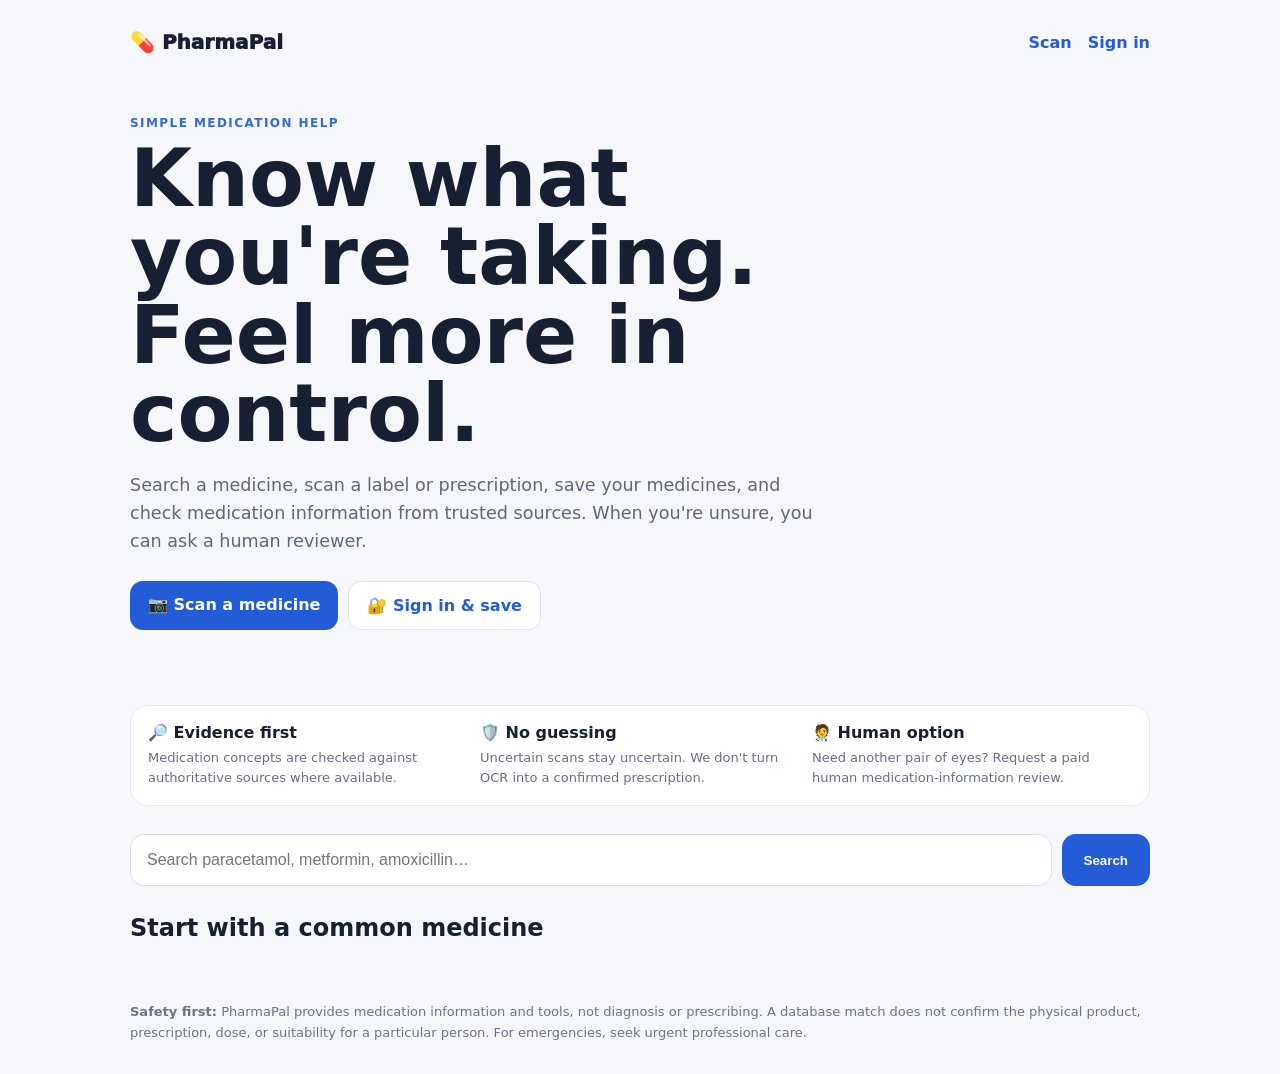
<file: static/index.html>
<!doctype html><html lang="en"><head><meta charset="utf-8"><meta name="viewport" content="width=device-width,initial-scale=1"><meta name="description" content="Simple, safety-first medication information and medicine scanning"><title>PharmaPal · Simple medication help</title><style>:root{font-family:Inter,system-ui,-apple-system,BlinkMacSystemFont,"Segoe UI",sans-serif;color:#172033;background:#f5f7fb}*{box-sizing:border-box}body{margin:0}.wrap{max-width:1060px;margin:auto;padding:20px}.nav{display:flex;justify-content:space-between;align-items:center;padding:10px 0}.brand{font-weight:950;font-size:20px}.nav a{color:#245bd6;text-decoration:none;font-weight:800;margin-left:16px}.hero{padding:52px 0 28px}.eyebrow{font-size:12px;font-weight:900;letter-spacing:.12em;color:#3569d4}.hero h1{font-size:clamp(2.4rem,7vw,5rem);line-height:.98;margin:10px 0;max-width:780px}.hero p{max-width:700px;color:#5e687a;font-size:1.1rem;line-height:1.6}.actions{display:flex;gap:10px;flex-wrap:wrap;margin:25px 0}.btn{display:inline-block;padding:14px 18px;border-radius:13px;text-decoration:none;font-weight:850}.primary{background:#245bd6;color:white}.secondary{background:#fff;color:#245bd6;border:1px solid #dbe2ed}.trust{background:#fff;border:1px solid #e2e7ef;border-radius:18px;padding:17px;display:grid;grid-template-columns:repeat(auto-fit,minmax(190px,1fr));gap:12px;margin:22px 0}.trust b{display:block;margin-bottom:5px}.trust span{font-size:13px;color:#667085;line-height:1.45}.grid{display:grid;grid-template-columns:repeat(auto-fit,minmax(240px,1fr));gap:14px}.card{background:#fff;border:1px solid #e1e6ef;border-radius:18px;padding:20px}.card h2{margin:6px 0}.tag{font-size:12px;font-weight:900;color:#3569d4}.card p{color:#5d687a;line-height:1.5}.search{display:flex;gap:10px;margin:28px 0}.search input{flex:1;padding:16px;border:1px solid #d7deea;border-radius:14px;font-size:16px}.search button{border:0;border-radius:14px;padding:0 22px;background:#245bd6;color:#fff;font-weight:850}.detail{margin:22px 0;background:#172033;color:#fff;border-radius:20px;padding:24px}.detail .muted{color:#c2c9d5}.warning{margin-top:15px;padding:14px;border-radius:12px;background:#3a2c18}.empty{color:#667085;padding:16px 0}footer{color:#6b7586;font-size:13px;padding:40px 0 10px;line-height:1.6}@media(max-width:600px){.wrap{padding:16px}.hero{padding-top:35px}.search{flex-direction:column}.search button{height:52px}.nav a{margin-left:9px;font-size:14px}}</style></head><body><main class="wrap"><nav class="nav"><div class="brand">💊 PharmaPal</div><div><a href="/static/scan.html">Scan</a><a href="/static/login.html">Sign in</a></div></nav><section class="hero"><div class="eyebrow">SIMPLE MEDICATION HELP</div><h1>Know what you're taking. Feel more in control.</h1><p>Search a medicine, scan a label or prescription, save your medicines, and check medication information from trusted sources. When you're unsure, you can ask a human reviewer.</p><div class="actions"><a class="btn primary" href="/static/scan.html">📷 Scan a medicine</a><a class="btn secondary" href="/static/login.html">🔐 Sign in & save</a></div></section><section class="trust"><div><b>🔎 Evidence first</b><span>Medication concepts are checked against authoritative sources where available.</span></div><div><b>🛡️ No guessing</b><span>Uncertain scans stay uncertain. We don't turn OCR into a confirmed prescription.</span></div><div><b>🧑‍⚕️ Human option</b><span>Need another pair of eyes? Request a paid human medication-information review.</span></div></section><form class="search" id="search"><input id="q" aria-label="Search medicine" placeholder="Search paracetamol, metformin, amoxicillin…"><button>Search</button></form><section id="result" aria-live="polite"></section><h2>Start with a common medicine</h2><section class="grid" id="cards"></section><footer><strong>Safety first:</strong> PharmaPal provides medication information and tools, not diagnosis or prescribing. A database match does not confirm the physical product, prescription, dose, or suitability for a particular person. For emergencies, seek urgent professional care.</footer></main><script>const cards=document.querySelector('#cards'),result=document.querySelector('#result'),q=document.querySelector('#q');async function load(){try{const d=await(await fetch('/api/medicines')).json();cards.innerHTML=d.medicines.slice(0,8).map(m=>`<article class="card"><span class="tag">${m.category}</span><h2>${m.name}</h2><p>${m.uses.join(' · ')}</p><button class="btn secondary" onclick="show('${m.name.replaceAll("'","\\'")}')">View safety info</button></article>`).join('')}catch(e){cards.innerHTML='<p class="empty">Medicine list is temporarily unavailable. Try search instead.</p>'}}async function show(n){try{const m=await(await fetch('/api/medicine/'+encodeURIComponent(n))).json();if(!m.found){result.innerHTML='<p class="empty">No verified medication concept found. Try the generic name or check spelling.</p>';return}result.innerHTML=`<article class="detail"><div class="muted">${m.category||'Medication'}</div><h2>${m.name}</h2>${m.uses?.length?`<strong>Common uses</strong><ul>${m.uses.map(x=>`<li>${x}</li>`).join('')}</ul>`:''}<div class="warning"><strong>Safety:</strong> ${m.warning||'Use authoritative labeling and professional advice.'}<br><br><strong>Tip:</strong> ${m.tip||'Ask a pharmacist if you are unsure.'}</div><p class="muted">Source: ${m.source||'Medication database'}${m.rxcui?` · RxCUI: ${m.rxcui}`:''}</p></article>`;result.scrollIntoView({behavior:'smooth'})}catch(e){result.innerHTML='<p class="empty">We could not load that medicine right now.</p>'}}document.querySelector('#search').onsubmit=async e=>{e.preventDefault();const term=q.value.trim();if(!term)return;try{const d=await(await fetch('/api/search?q='+encodeURIComponent(term))).json();if(d.results.length)show(d.results[0].name);else result.innerHTML='<p class="empty">No medication concept found. Try another spelling.</p>'}catch(e){result.innerHTML='<p class="empty">Search is temporarily unavailable.</p>'}}load()</script></body></html>
</file>
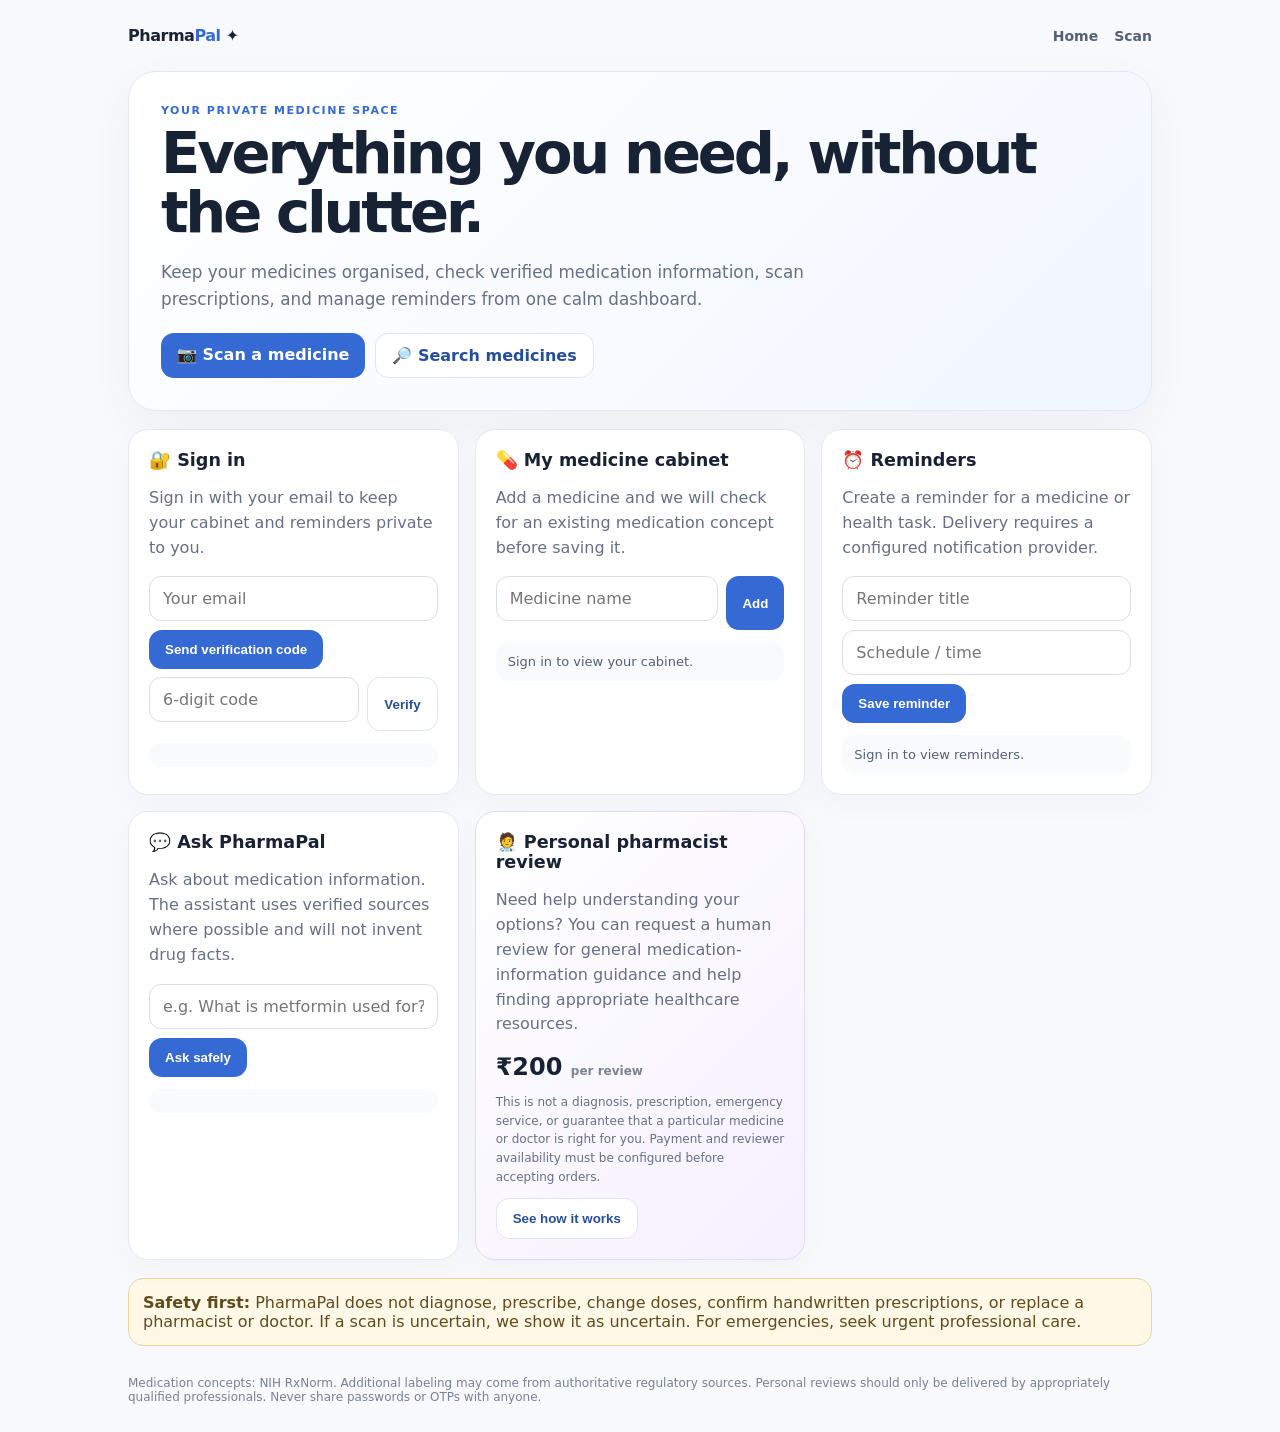
<file: static/dashboard.html>
<!doctype html><html lang="en"><head><meta charset="utf-8"><meta name="viewport" content="width=device-width,initial-scale=1"><meta name="description" content="Private medicine cabinet, reminders and pharmacy guidance"><meta name="theme-color" content="#f7f9fc"><title>PharmaPal | My health space</title><style>:root{font-family:Inter,ui-sans-serif,system-ui,-apple-system,"Segoe UI",sans-serif;color:#182235;background:#f7f9fc;--blue:#3569d4;--ink:#182235;--muted:#667085;--card:#fff;--line:#e4e8ef;--soft:#eef4ff}*{box-sizing:border-box}body{margin:0}.wrap{max-width:1060px;margin:auto;padding:18px}.top{display:flex;justify-content:space-between;align-items:center;gap:16px;padding:8px 0 26px}.brand{font-weight:900;letter-spacing:-.03em}.brand span{color:var(--blue)}nav a{color:#536078;text-decoration:none;margin-left:16px;font-weight:700;font-size:14px}.hero{background:linear-gradient(135deg,#fff 0%,#f1f6ff 100%);border:1px solid var(--line);border-radius:28px;padding:32px;box-shadow:0 15px 45px #1822350b}.eyebrow{font-size:11px;font-weight:900;letter-spacing:.14em;color:var(--blue)}h1{font-size:clamp(2rem,6vw,3.6rem);line-height:1.02;letter-spacing:-.055em;margin:8px 0 12px}.hero p{max-width:700px;color:var(--muted);font-size:1.05rem;line-height:1.6}.actions{display:flex;gap:10px;flex-wrap:wrap;margin-top:20px}.btn{border:0;border-radius:13px;padding:12px 16px;font-weight:850;cursor:pointer;text-decoration:none;display:inline-block}.primary{background:var(--blue);color:#fff}.secondary{background:#fff;color:#254f9e;border:1px solid #dce5f6}.grid{display:grid;grid-template-columns:repeat(auto-fit,minmax(270px,1fr));gap:16px;margin-top:18px}.card{background:var(--card);border:1px solid var(--line);border-radius:20px;padding:20px;box-shadow:0 8px 30px #18223508}.card h2{margin:0 0 8px;font-size:1.1rem}.card p{color:var(--muted);line-height:1.55}.input{width:100%;padding:12px 13px;border:1px solid #d7deea;border-radius:12px;font:inherit;margin-bottom:9px;outline:none}.input:focus{border-color:var(--blue);box-shadow:0 0 0 4px #3569d41c}.row{display:flex;gap:8px;flex-wrap:wrap}.row .input{flex:1;min-width:140px}.result{background:#f8fafc;border-radius:13px;padding:12px;margin-top:12px;white-space:pre-wrap;font-size:13px;color:#526078}.notice{background:#fff8e7;border:1px solid #ecd49c;padding:14px;border-radius:15px;color:#604b1d;margin-top:18px}.paid{background:linear-gradient(135deg,#fff,#f5f0ff);border:1px solid #e2d9f5}.price{font-size:1.5rem;font-weight:900}.small{font-size:12px;color:#7a8495}.hidden{display:none}footer{padding:30px 0 10px;color:#778195;font-size:12px}@media(max-width:650px){.wrap{padding:14px}.hero{padding:23px;border-radius:22px}nav a{margin-left:8px}.top{align-items:flex-start}.actions .btn{width:100%;text-align:center}}</style></head><body><main class="wrap"><header class="top"><div class="brand">Pharma<span>Pal</span> ✦</div><nav><a href="/">Home</a><a href="/static/scan.html">Scan</a></nav></header><section class="hero"><div class="eyebrow">YOUR PRIVATE MEDICINE SPACE</div><h1>Everything you need, without the clutter.</h1><p>Keep your medicines organised, check verified medication information, scan prescriptions, and manage reminders from one calm dashboard.</p><div class="actions"><a class="btn primary" href="/static/scan.html">📷 Scan a medicine</a><a class="btn secondary" href="/">🔎 Search medicines</a></div></section><section class="grid"><article class="card"><h2>🔐 Sign in</h2><p>Sign in with your email to keep your cabinet and reminders private to you.</p><div class="row"><input class="input" id="identifier" type="email" autocomplete="email" placeholder="Your email"></div><div class="row"><button class="btn primary" onclick="otp()">Send verification code</button></div><div class="row" style="margin-top:8px"><input class="input" id="code" inputmode="numeric" autocomplete="one-time-code" placeholder="6-digit code"><button class="btn secondary" onclick="verify()">Verify</button></div><div id="auth" class="result" aria-live="polite"></div></article><article class="card"><h2>💊 My medicine cabinet</h2><p>Add a medicine and we will check for an existing medication concept before saving it.</p><div class="row"><input class="input" id="med" placeholder="Medicine name"><button class="btn primary" onclick="addMed()">Add</button></div><div id="cabinet" class="result">Sign in to view your cabinet.</div></article><article class="card"><h2>⏰ Reminders</h2><p>Create a reminder for a medicine or health task. Delivery requires a configured notification provider.</p><input class="input" id="title" placeholder="Reminder title"><input class="input" id="schedule" placeholder="Schedule / time"><button class="btn primary" onclick="addReminder()">Save reminder</button><div id="reminders" class="result">Sign in to view reminders.</div></article><article class="card"><h2>💬 Ask PharmaPal</h2><p>Ask about medication information. The assistant uses verified sources where possible and will not invent drug facts.</p><input class="input" id="question" placeholder="e.g. What is metformin used for?"><button class="btn primary" onclick="chat()">Ask safely</button><div id="chat" class="result" aria-live="polite"></div></article><article class="card paid"><h2>🧑‍⚕️ Personal pharmacist review</h2><p>Need help understanding your options? You can request a human review for general medication-information guidance and help finding appropriate healthcare resources.</p><div class="price">₹200 <span class="small">per review</span></div><p class="small">This is not a diagnosis, prescription, emergency service, or guarantee that a particular medicine or doctor is right for you. Payment and reviewer availability must be configured before accepting orders.</p><button class="btn secondary" onclick="reviewInfo()">See how it works</button><div id="review" class="result hidden"></div></article></section><div class="notice"><strong>Safety first:</strong> PharmaPal does not diagnose, prescribe, change doses, confirm handwritten prescriptions, or replace a pharmacist or doctor. If a scan is uncertain, we show it as uncertain. For emergencies, seek urgent professional care.</div><footer>Medication concepts: NIH RxNorm. Additional labeling may come from authoritative regulatory sources. Personal reviews should only be delivered by appropriately qualified professionals. Never share passwords or OTPs with anyone.</footer></main><script>let token=localStorage.getItem('pharmacy_token')||'';const H=()=>token?{Authorization:'Bearer '+token}:{};const out=(id,d)=>document.querySelector('#'+id).textContent=typeof d==='string'?d:JSON.stringify(d,null,2);async function otp(){const identifier=document.querySelector('#identifier').value.trim();if(!identifier)return out('auth','Enter your email first.');try{const r=await fetch('/api/auth/request-otp',{method:'POST',headers:{'Content-Type':'application/json'},body:JSON.stringify({identifier})});out('auth',await r.json())}catch(e){out('auth','Could not reach the sign-in service. Please try again.')}}async function verify(){const identifier=document.querySelector('#identifier').value.trim(),code=document.querySelector('#code').value.trim();try{const r=await fetch('/api/auth/verify-otp',{method:'POST',headers:{'Content-Type':'application/json'},body:JSON.stringify({identifier,code})});const d=await r.json();if(d.access_token){token=d.access_token;localStorage.setItem('pharmacy_token',token);out('auth','Signed in successfully.');load()}else out('auth',d)}catch(e){out('auth','Could not verify the code. Please try again.')}}async function load(){if(!token)return;for(const [id,url] of [['cabinet','/api/cabinet'],['reminders','/api/reminders']]){try{const r=await fetch(url,{headers:H()});out(id,await r.json())}catch(e){out(id,'Unable to load this section right now.')}}}async function addMed(){if(!token)return out('cabinet','Please sign in first.');const name=document.querySelector('#med').value.trim();if(!name)return out('cabinet','Enter a medicine name.');const r=await fetch('/api/cabinet',{method:'POST',headers:{...H(),'Content-Type':'application/json'},body:JSON.stringify({name})});out('cabinet',await r.json());load()}async function addReminder(){if(!token)return out('reminders','Please sign in first.');const title=document.querySelector('#title').value.trim(),schedule=document.querySelector('#schedule').value.trim();if(!title||!schedule)return out('reminders','Enter a title and schedule.');const r=await fetch('/api/reminders',{method:'POST',headers:{...H(),'Content-Type':'application/json'},body:JSON.stringify({title,schedule})});out('reminders',await r.json());load()}async function chat(){const message=document.querySelector('#question').value.trim();if(!message)return out('chat','Ask a medication question first.');const r=await fetch('/api/chat',{method:'POST',headers:{'Content-Type':'application/json'},body:JSON.stringify({message,medication:document.querySelector('#med').value.trim()||null})});out('chat',await r.json())}function reviewInfo(){const el=document.querySelector('#review');el.classList.remove('hidden');el.textContent='The ₹200 option should work as a transparent, optional human-review service. Before launch, connect a real payment provider, define exactly what the reviewer can provide, verify the reviewer’s professional credentials, publish turnaround/refund/privacy terms, and keep clinical prescribing decisions with the user’s doctor. No payment is being collected by this page yet.']}load()</script></body></html>
</file>
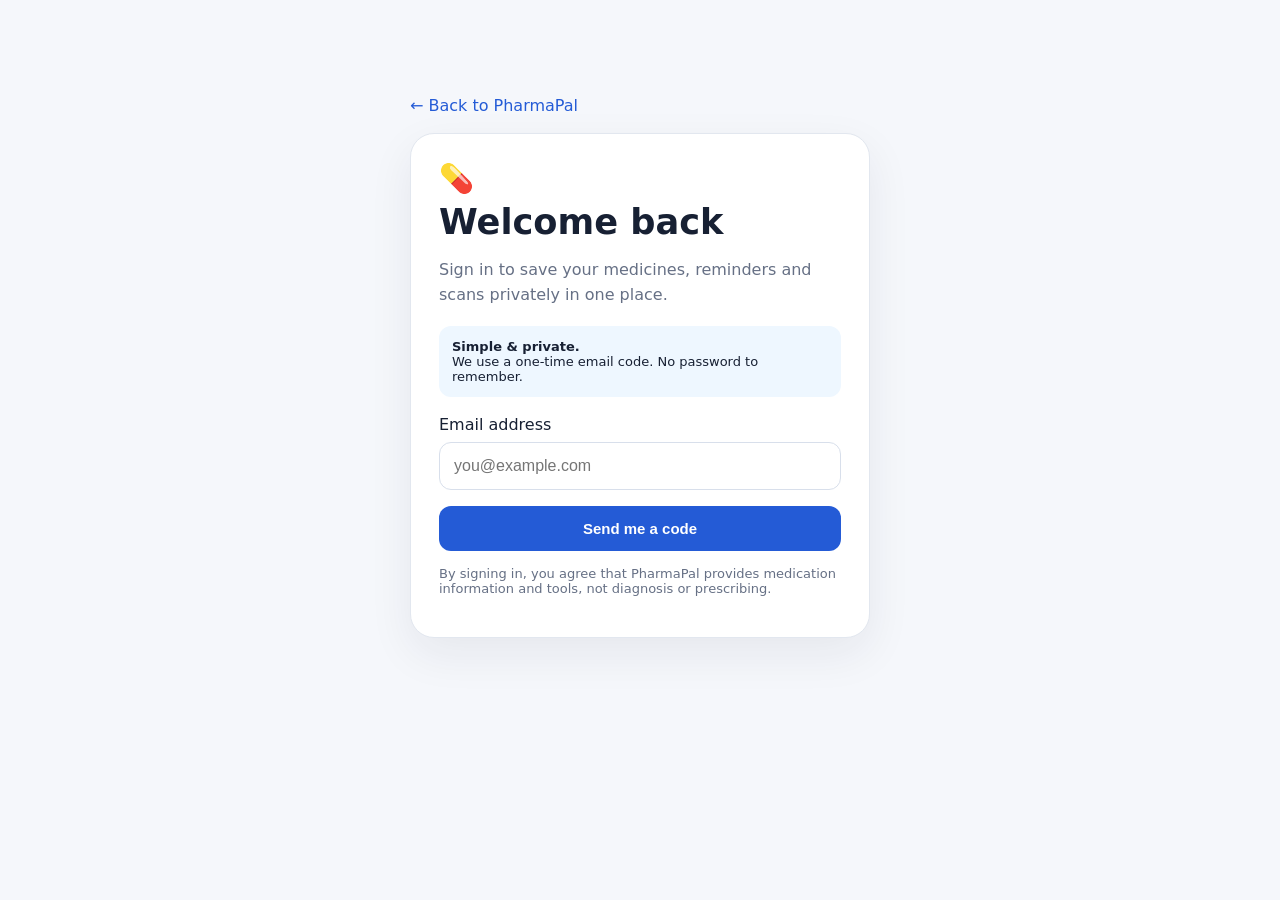
<file: static/login.html>
<!doctype html><html lang="en"><head><meta charset="utf-8"><meta name="viewport" content="width=device-width,initial-scale=1"><title>Sign in · PharmaPal</title><style>body{margin:0;background:#f5f7fb;color:#172033;font-family:system-ui,-apple-system,Segoe UI,sans-serif}.wrap{max-width:460px;margin:8vh auto;padding:24px}.card{background:white;border:1px solid #e2e7ef;border-radius:24px;padding:28px;box-shadow:0 16px 45px #17203312}h1{margin:6px 0 8px;font-size:2.2rem}.muted{color:#667085;line-height:1.55}.input{width:100%;padding:14px;border:1px solid #d8dfeb;border-radius:12px;font-size:16px;margin:8px 0;box-sizing:border-box}.btn{width:100%;padding:14px;border:0;border-radius:12px;background:#245bd6;color:#fff;font-weight:800;font-size:15px;cursor:pointer;margin-top:8px}.small{font-size:13px;color:#667085;margin-top:15px}.safe{background:#eef7ff;padding:13px;border-radius:12px;font-size:13px;margin:18px 0}.back{display:inline-block;margin-bottom:18px;color:#245bd6;text-decoration:none}</style></head><body><main class="wrap"><a class="back" href="/">← Back to PharmaPal</a><section class="card"><div style="font-size:28px">💊</div><h1>Welcome back</h1><p class="muted">Sign in to save your medicines, reminders and scans privately in one place.</p><div class="safe"><strong>Simple & private.</strong><br>We use a one-time email code. No password to remember.</div><label>Email address</label><input class="input" id="email" type="email" autocomplete="email" placeholder="you@example.com"><button class="btn" onclick="requestOtp()">Send me a code</button><div id="step" hidden><label>6-digit code</label><input class="input" id="code" inputmode="numeric" maxlength="6" placeholder="123456"><button class="btn" onclick="verifyOtp()">Sign me in</button></div><p class="small" id="status"></p><p class="small">By signing in, you agree that PharmaPal provides medication information and tools, not diagnosis or prescribing.</p></section></main><script>const $=id=>document.getElementById(id);async function requestOtp(){const email=$("email").value.trim();if(!email.includes('@'))return $("status").textContent='Enter a valid email address.';const r=await fetch('/api/auth/request-otp',{method:'POST',headers:{'Content-Type':'application/json'},body:JSON.stringify({identifier:email})});const d=await r.json();$("status").textContent=d.delivery==='smtp'?'Code sent. Check your inbox.':d.message||'Check the configured delivery channel.';$("step").hidden=false}async function verifyOtp(){const r=await fetch('/api/auth/verify-otp',{method:'POST',headers:{'Content-Type':'application/json'},body:JSON.stringify({identifier:$("email").value.trim(),code:$("code").value.trim()})});const d=await r.json();if(d.access_token){localStorage.setItem('pharmacy_token',d.access_token);location.href='/static/dashboard.html'}else $("status").textContent=d.detail||'That code was not accepted. Try again.'}</script></body></html>
</file>
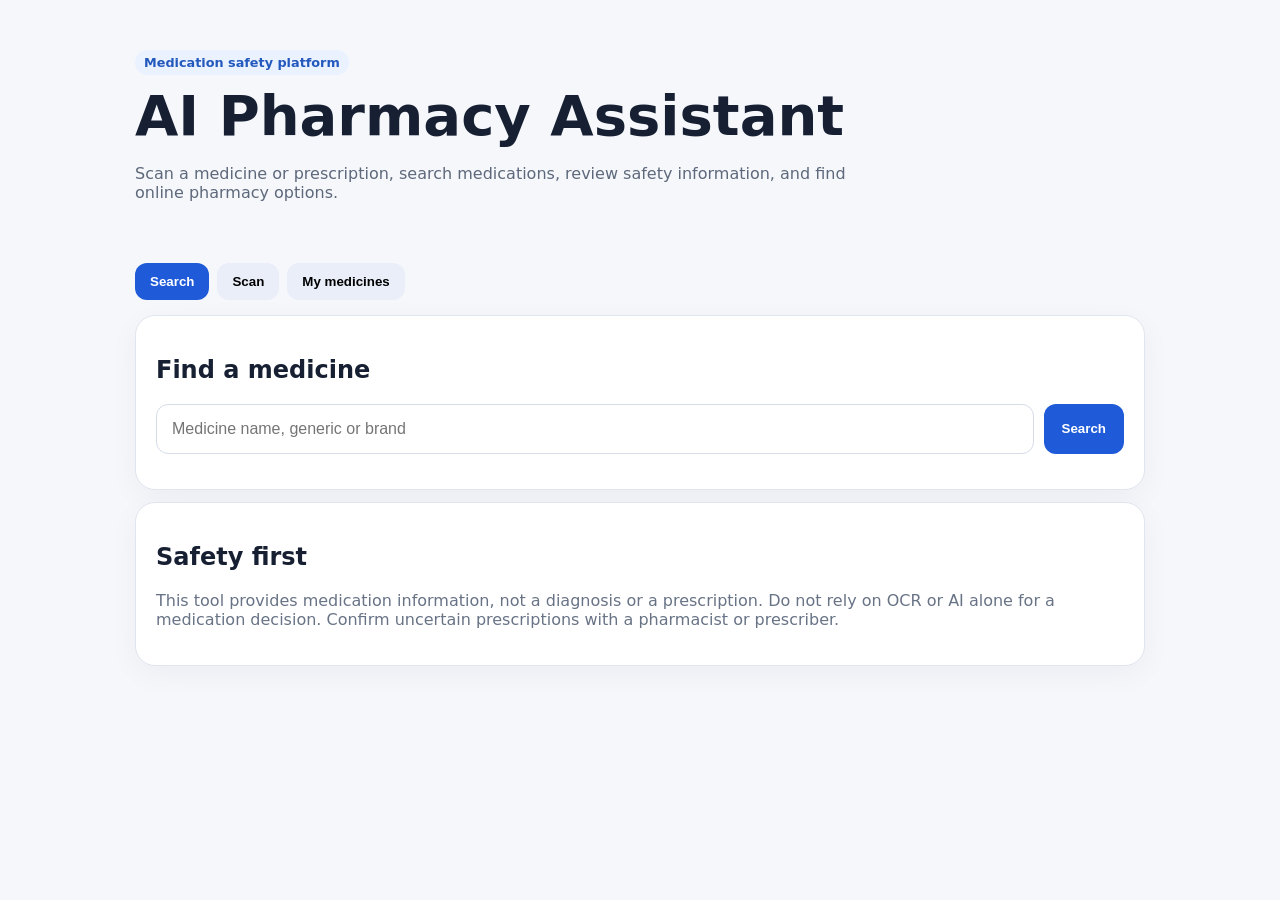
<file: static/product.html>
<!doctype html><html lang="en"><head><meta charset="utf-8"><meta name="viewport" content="width=device-width,initial-scale=1"><title>AI Pharmacy Assistant</title><style>:root{font-family:system-ui,-apple-system,Segoe UI,sans-serif;color:#172033;background:#f5f7fb}*{box-sizing:border-box}body{margin:0}.wrap{max-width:1050px;margin:auto;padding:20px}header{padding:30px 0}h1{font-size:clamp(2rem,6vw,3.5rem);margin:8px 0}.sub{color:#5d687b;max-width:720px}.tabs{display:flex;gap:8px;overflow:auto;margin:15px 0}.tabs button{border:0;border-radius:12px;padding:11px 15px;background:#e9eef8;font-weight:750;cursor:pointer}.tabs button.active{background:#1f5bd8;color:white}.panel{background:white;border:1px solid #e0e6ef;border-radius:20px;padding:20px;margin:12px 0;box-shadow:0 8px 30px #1720330b}.search{display:flex;gap:10px}.search input{flex:1;padding:15px;border:1px solid #d5dce8;border-radius:12px;font-size:1rem}.search button,.primary{border:0;border-radius:12px;background:#1f5bd8;color:#fff;padding:12px 18px;font-weight:800}.scan{display:grid;grid-template-columns:1fr 1fr;gap:12px}.scan label{display:flex;align-items:center;justify-content:center;min-height:130px;border:2px dashed #cbd4e2;border-radius:16px;cursor:pointer;text-align:center}.scan input{display:none}.result{margin-top:15px}.badge{display:inline-block;padding:5px 9px;border-radius:999px;background:#eaf2ff;color:#2358bd;font-size:.8rem;font-weight:800}.warn{background:#fff5df;border:1px solid #efd08e;border-radius:12px;padding:12px;margin-top:12px}.cards{display:grid;grid-template-columns:repeat(auto-fit,minmax(210px,1fr));gap:12px}.shop{display:flex;flex-wrap:wrap;gap:8px}.shop a{padding:10px 12px;border-radius:10px;background:#edf3ff;color:#2458bf;text-decoration:none;font-weight:750}.muted{color:#687386}.hidden{display:none}@media(max-width:650px){.scan{grid-template-columns:1fr}.search{flex-direction:column}.search button{width:100%}}</style></head><body><div class="wrap"><header><span class="badge">Medication safety platform</span><h1>AI Pharmacy Assistant</h1><p class="sub">Scan a medicine or prescription, search medications, review safety information, and find online pharmacy options.</p></header><nav class="tabs"><button class="active" data-tab="home">Search</button><button data-tab="scan">Scan</button><button data-tab="cabinet">My medicines</button></nav><section id="home" class="panel"><h2>Find a medicine</h2><form class="search" id="form"><input id="q" placeholder="Medicine name, generic or brand"><button>Search</button></form><div id="answer" class="result"></div></section><section id="scan" class="panel hidden"><h2>Scan</h2><p class="muted">Use your camera or upload a prescription/medicine photo. Results are candidates and must be verified.</p><div class="scan"><label>📷<br>Take a photo<input id="camera" type="file" accept="image/*" capture="environment"></label><label>🖼️<br>Choose an image<input id="upload" type="file" accept="image/*"></label></div><div id="scanResult" class="result"></div></section><section id="cabinet" class="panel hidden"><h2>My medicines</h2><p class="muted">Your saved list is kept locally in this browser in this prototype.</p><div id="cabinetList" class="cards"></div></section><section class="panel"><h2>Safety first</h2><p class="muted">This tool provides medication information, not a diagnosis or a prescription. Do not rely on OCR or AI alone for a medication decision. Confirm uncertain prescriptions with a pharmacist or prescriber.</p></section></div><script>const tabs=document.querySelectorAll('.tabs button');tabs.forEach(b=>b.onclick=()=>{tabs.forEach(x=>x.classList.remove('active'));b.classList.add('active');document.querySelectorAll('.panel').forEach(p=>{if(['home','scan','cabinet'].includes(p.id))p.classList.toggle('hidden',p.id!==b.dataset.tab)})});const answer=document.getElementById('answer');document.getElementById('form').onsubmit=async e=>{e.preventDefault();let q=document.getElementById('q').value.trim();if(!q)return;answer.innerHTML='<p>Searching…</p>';try{let r=await fetch('/api/search?q='+encodeURIComponent(q));let d=await r.json();if(!d.count){answer.innerHTML='<p class="muted">No curated match found. Try the generic name or exact package name.</p>';return}let m=d.results[0];answer.innerHTML=card(m)}catch{answer.innerHTML='<p class="muted">Search service unavailable.</p>'}};function card(m){let links=[['1mg','https://www.1mg.com/search/all?name='+encodeURIComponent(m.name)],['PharmEasy','https://pharmeasy.in/search/all?name='+encodeURIComponent(m.name)],['Apollo','https://www.apollopharmacy.in/search-medicines/'+encodeURIComponent(m.name)],['Netmeds','https://www.netmeds.com/catalogsearch/result/'+encodeURIComponent(m.name)],['GoodRx','https://www.goodrx.com/search?q='+encodeURIComponent(m.name)]];return `<div class="panel"><span class="badge">${m.category||'Medicine'}</span><h2>${m.name}</h2><p><b>Common uses:</b> ${(m.uses||[]).join(', ')}</p><p><b>Safety:</b> ${m.warning||'Check the official label and ask a pharmacist if unsure.'}</p><p><b>Tip:</b> ${m.tip||''}</p><h3>Find online</h3><div class="shop">${links.map(x=>`<a target="_blank" rel="noopener" href="${x[1]}">${x[0]}</a>`).join('')}</div><button class="primary" onclick="save('${m.name.replaceAll("'","\\'")}')">Save to My medicines</button></div>`}function save(name){let a=JSON.parse(localStorage.getItem('meds')||'[]');if(!a.includes(name))a.push(name);localStorage.setItem('meds',JSON.stringify(a));renderCabinet();alert('Saved '+name)}function renderCabinet(){let a=JSON.parse(localStorage.getItem('meds')||'[]');document.getElementById('cabinetList').innerHTML=a.length?a.map(x=>`<div class="panel"><b>${x}</b><br><span class="muted">Saved locally</span></div>`).join(''):'<p class="muted">No medicines saved yet.</p>'}async function scan(file){let r=document.getElementById('scanResult');r.innerHTML=`<p>Image ready: <b>${file.name}</b></p><p class="muted">For this prototype, OCR is intentionally not treated as a verified prescription. Connect the image-OCR service before using extracted medication details clinically.</p>`}document.getElementById('camera').onchange=e=>e.target.files[0]&&scan(e.target.files[0]);document.getElementById('upload').onchange=e=>e.target.files[0]&&scan(e.target.files[0]);renderCabinet();</script></body></html>
</file>
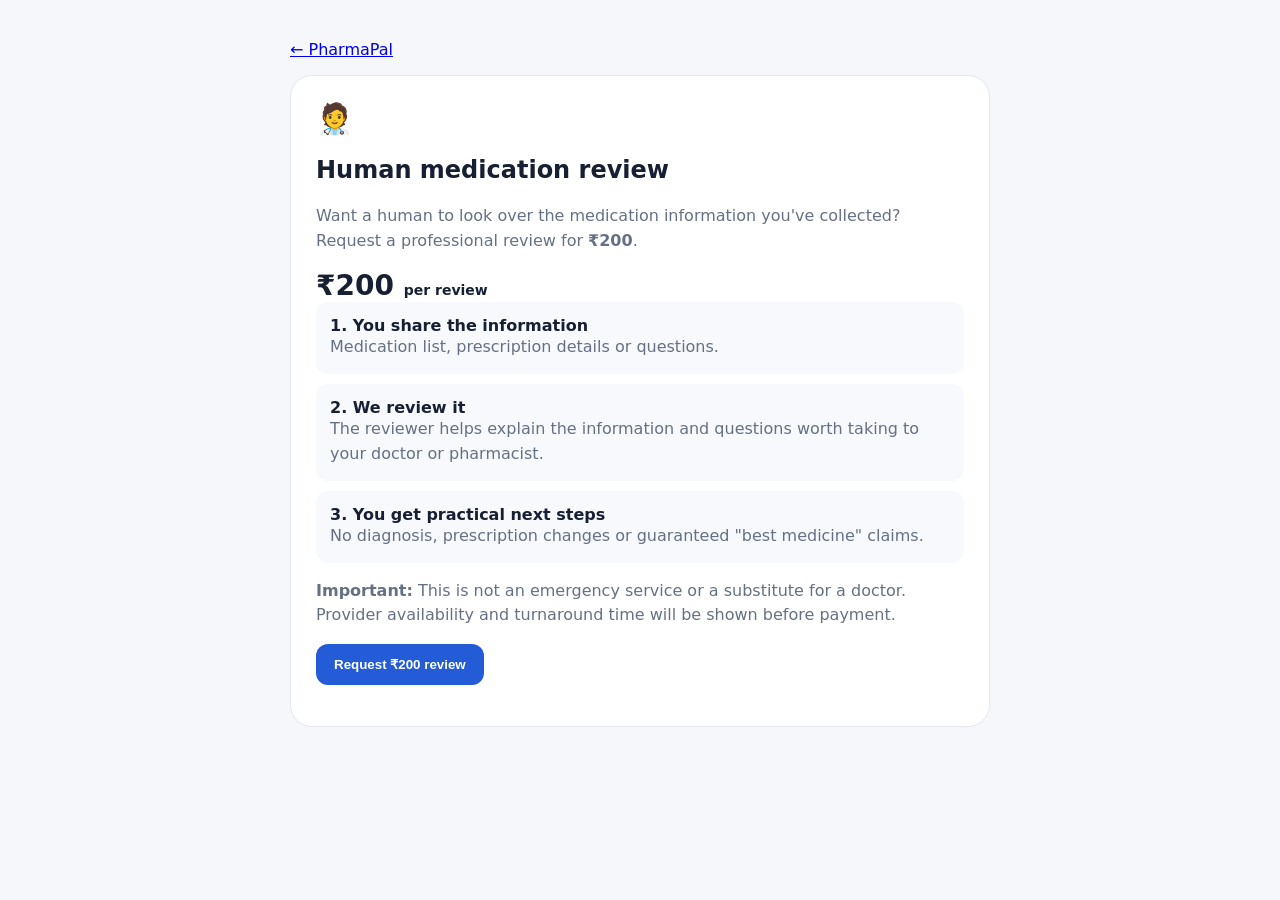
<file: static/review.html>
<!doctype html><html lang="en"><head><meta charset="utf-8"><meta name="viewport" content="width=device-width,initial-scale=1"><title>Human review · PharmaPal</title><style>body{margin:0;background:#f5f7fb;color:#172033;font-family:system-ui,-apple-system,Segoe UI,sans-serif}.wrap{max-width:700px;margin:auto;padding:24px}.card{background:#fff;border:1px solid #e2e7ef;border-radius:22px;padding:25px;margin:14px 0}.btn{padding:13px 18px;border:0;border-radius:12px;background:#245bd6;color:#fff;font-weight:800}.muted{color:#667085;line-height:1.55}.price{font-size:28px;font-weight:900}.steps{display:grid;gap:10px}.step{padding:14px;background:#f7f9fc;border-radius:12px}</style></head><body><main class="wrap"><p><a href="/">← PharmaPal</a></p><section class="card"><div style="font-size:30px">🧑‍⚕️</div><h1>Human medication review</h1><p class="muted">Want a human to look over the medication information you've collected? Request a professional review for <strong>₹200</strong>.</p><div class="price">₹200 <span style="font-size:14px;font-weight:600">per review</span></div><div class="steps"><div class="step"><strong>1. You share the information</strong><br><span class="muted">Medication list, prescription details or questions.</span></div><div class="step"><strong>2. We review it</strong><br><span class="muted">The reviewer helps explain the information and questions worth taking to your doctor or pharmacist.</span></div><div class="step"><strong>3. You get practical next steps</strong><br><span class="muted">No diagnosis, prescription changes or guaranteed "best medicine" claims.</span></div></div><p class="muted"><strong>Important:</strong> This is not an emergency service or a substitute for a doctor. Provider availability and turnaround time will be shown before payment.</p><button class="btn" onclick="requestReview()">Request ₹200 review</button><p id="status" class="muted"></p></section></main><script>async function requestReview(){const token=localStorage.getItem('pharmacy_token');if(!token){location.href='/static/login.html';return}const r=await fetch('/api/review/request',{method:'POST',headers:{Authorization:'Bearer '+token,'Content-Type':'application/json'},body:JSON.stringify({service:'medication_information_review',price_inr:200})});const d=await r.json();document.getElementById('status').textContent=d.message||d.detail||JSON.stringify(d)}</script></body></html>
</file>
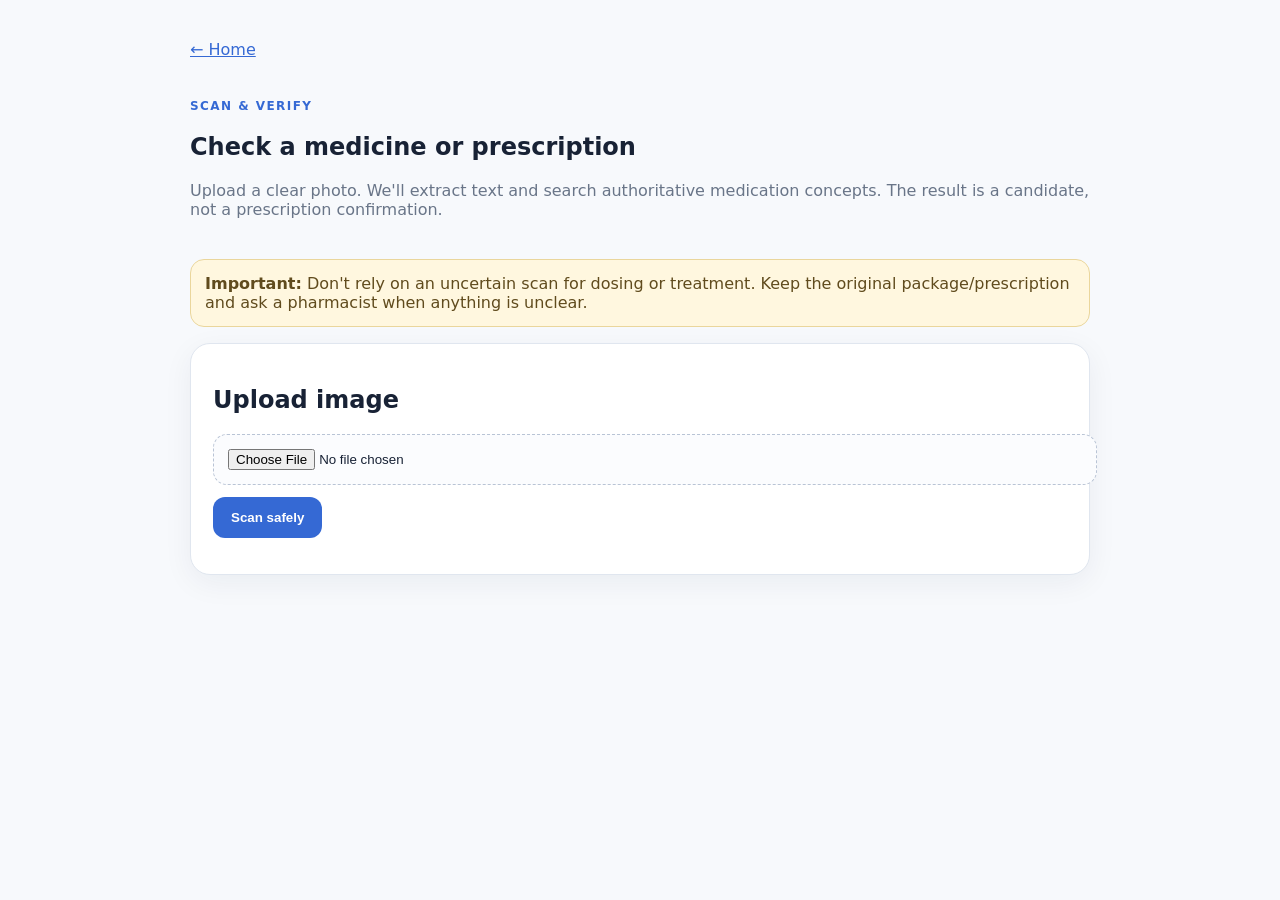
<file: static/scan.html>
<!doctype html><html lang="en"><head><meta charset="utf-8"><meta name="viewport" content="width=device-width,initial-scale=1"><meta name="theme-color" content="#f7f9fc"><title>PharmaPal | Scan</title><style>body{margin:0;font-family:Inter,system-ui,sans-serif;background:#f7f9fc;color:#182235}.wrap{max-width:900px;margin:auto;padding:24px}.hero{padding:24px 0}.eyebrow{color:#3569d4;font-weight:900;font-size:12px;letter-spacing:.12em}.card{background:white;border:1px solid #e0e6ef;border-radius:20px;padding:22px;margin:16px 0;box-shadow:0 8px 30px rgba(20,35,60,.06)}input[type=file]{width:100%;padding:14px;border:1px dashed #b9c4d5;border-radius:14px;background:#fbfcfe}button{margin-top:12px;border:0;border-radius:12px;padding:13px 18px;background:#3569d4;color:white;font-weight:850;cursor:pointer}.note{background:#fff7df;border:1px solid #ead69c;border-radius:14px;padding:14px;color:#604b1d}.status{margin-top:14px}.candidate{border:1px solid #e1e7ef;border-radius:14px;padding:14px;margin-top:10px}.muted{color:#697588}a{color:#3569d4}</style></head><body><main class="wrap"><p><a href="/">← Home</a></p><section class="hero"><div class="eyebrow">SCAN & VERIFY</div><h1>Check a medicine or prescription</h1><p class="muted">Upload a clear photo. We'll extract text and search authoritative medication concepts. The result is a candidate, not a prescription confirmation.</p></section><div class="note"><strong>Important:</strong> Don't rely on an uncertain scan for dosing or treatment. Keep the original package/prescription and ask a pharmacist when anything is unclear.</div><section class="card"><h2>Upload image</h2><input id="file" type="file" accept="image/*" capture="environment"><button onclick="scan()">Scan safely</button><div id="status" class="status" aria-live="polite"></div></section><section id="results"></section></main><script>async function scan(){const f=document.querySelector('#file').files[0],s=document.querySelector('#status'),out=document.querySelector('#results');if(!f){s.textContent='Choose an image first.';return}if(f.size>8*1024*1024){s.textContent='That image is larger than 8 MB. Choose a smaller photo.';return}s.textContent='Reading the image…';out.innerHTML='';const fd=new FormData();fd.append('file',f);try{const r=await fetch('/api/identify/photo',{method:'POST',body:fd});const d=await r.json();if(!r.ok)throw new Error(d.detail||'Scan failed');s.textContent='Scan complete. Review the candidates below.';out.innerHTML=`<div class="card"><h2>What we found</h2><p class="muted">OCR status: ${d.ocr?.status||'candidate'} · Verified: ${d.ocr?.verified?'Yes':'No'}</p>${(d.candidates||[]).map(c=>`<div class="candidate"><strong>${escapeHtml(c.candidate_name)}</strong>${c.strength?` · ${escapeHtml(c.strength)}`:''}<p class="muted">Candidate only. Possible database matches: ${(c.rxnorm_candidates||[]).map(x=>escapeHtml(x.name)).join(', ')||'None found'}</p></div>`).join('')||'<p class="muted">No reliable medication candidate was extracted. Try a brighter, closer photo of the printed label.</p>'}<div class="note" style="margin-top:14px">${escapeHtml(d.notice||'Confirm the medicine against the original package or prescription.')}</div></div>`}catch(e){s.textContent=e.message||'Unable to scan this image.'}}function escapeHtml(x){return String(x).replace(/[&<>'"]/g,c=>({'&':'&amp;','<':'&lt;','>':'&gt;',"'":'&#39;','"':'&quot;'}[c]))}</script></body></html>
</file>
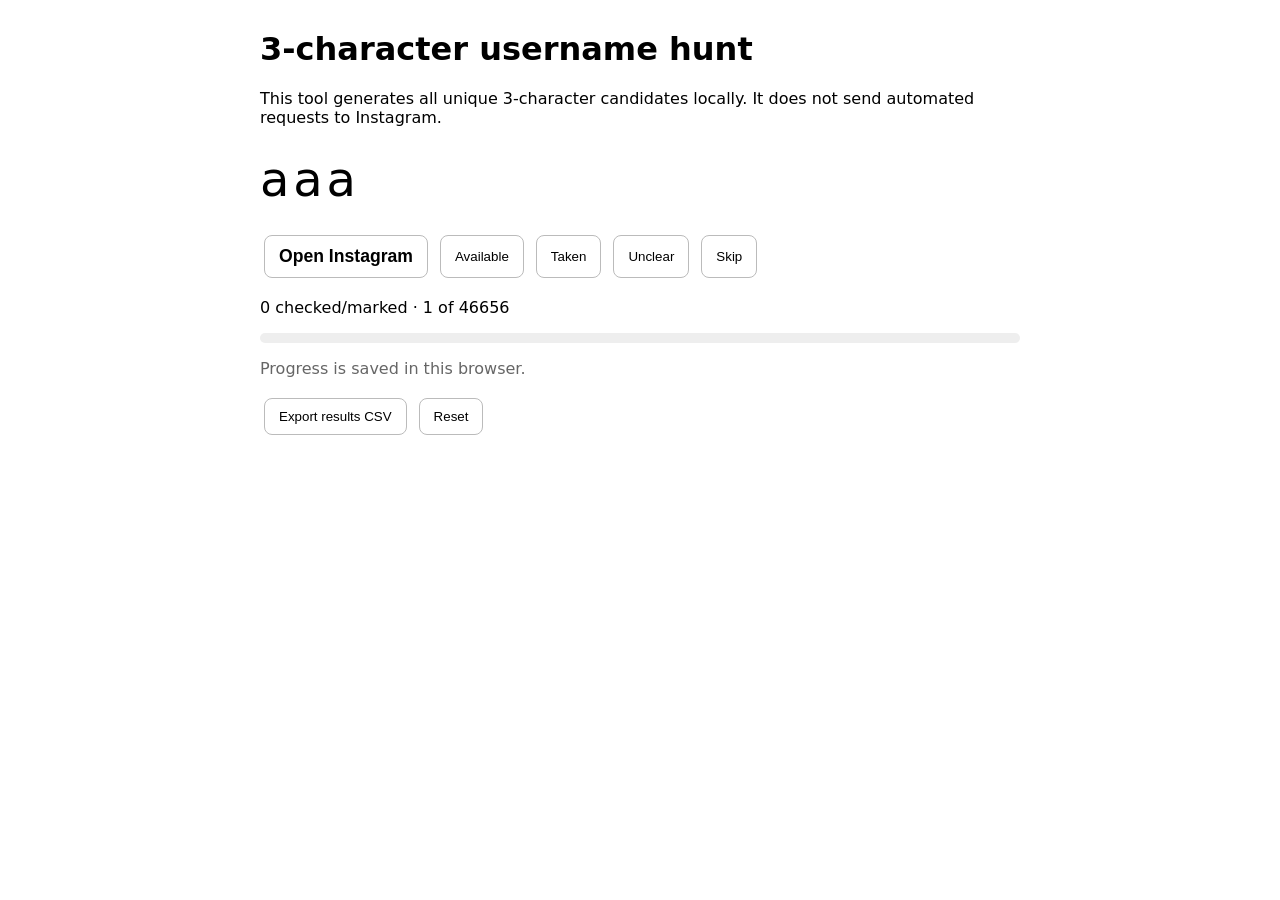
<file: tools/instagram-3char-hunt.html>
<!doctype html>
<html lang="en">
<head>
<meta charset="utf-8">
<meta name="viewport" content="width=device-width,initial-scale=1">
<title>3-Character Username Hunt</title>
<style>
body{font-family:system-ui,sans-serif;max-width:760px;margin:30px auto;padding:0 16px}
button{padding:10px 14px;margin:4px;border:1px solid #bbb;border-radius:8px;background:#fff}
.primary{font-size:1.1rem;font-weight:700}
#u{font-size:3rem;letter-spacing:.08em;margin:24px 0}
.bar{height:10px;background:#eee;border-radius:8px;overflow:hidden}.fill{height:100%;width:0;background:#333}
.small{color:#666}.row{display:flex;flex-wrap:wrap;gap:4px}
</style>
</head>
<body>
<h1>3-character username hunt</h1>
<p>This tool generates all unique 3-character candidates locally. It does not send automated requests to Instagram.</p>
<div id="u">aaa</div>
<div class="row">
<button class="primary" onclick="openIG()">Open Instagram</button>
<button onclick="setStatus('available')">Available</button>
<button onclick="setStatus('taken')">Taken</button>
<button onclick="setStatus('unclear')">Unclear</button>
<button onclick="next()">Skip</button>
</div>
<p id="stats"></p><div class="bar"><div class="fill" id="fill"></div></div>
<p class="small">Progress is saved in this browser.</p>
<div class="row">
<button onclick="exportCSV()">Export results CSV</button>
<button onclick="resetAll()">Reset</button>
</div>
<script>
const chars="abcdefghijklmnopqrstuvwxyz0123456789";
const candidates=[];
for(const a of chars)for(const b of chars)for(const c of chars)candidates.push(a+b+c);
let state=JSON.parse(localStorage.getItem("ig3hunt")||"{}");
let i=Number(localStorage.getItem("ig3idx")||0);
function save(){localStorage.setItem("ig3hunt",JSON.stringify(state));localStorage.setItem("ig3idx",i)}
function render(){document.getElementById("u").textContent=candidates[i];let done=Object.keys(state).length;document.getElementById("stats").textContent=`${done.toLocaleString()} checked/marked · ${i+1} of ${candidates.length}`;document.getElementById("fill").style.width=(done/candidates.length*100)+"%"}
function next(){i=(i+1)%candidates.length;save();render()}
function setStatus(s){state[candidates[i]]=s;i=(i+1)%candidates.length;save();render()}
function openIG(){window.open("https://www.instagram.com/"+candidates[i]+"/","_blank","noopener")}
function exportCSV(){let out="username,status\n"+Object.entries(state).map(([u,s])=>u+","+s).join("\n");let a=document.createElement("a");a.href=URL.createObjectURL(new Blob([out],{type:"text/csv"}));a.download="instagram-3char-results.csv";a.click()}
function resetAll(){if(confirm("Reset all saved results?")){state={};i=0;save();render()}}
render();
</script>
</body>
</html>
</file>
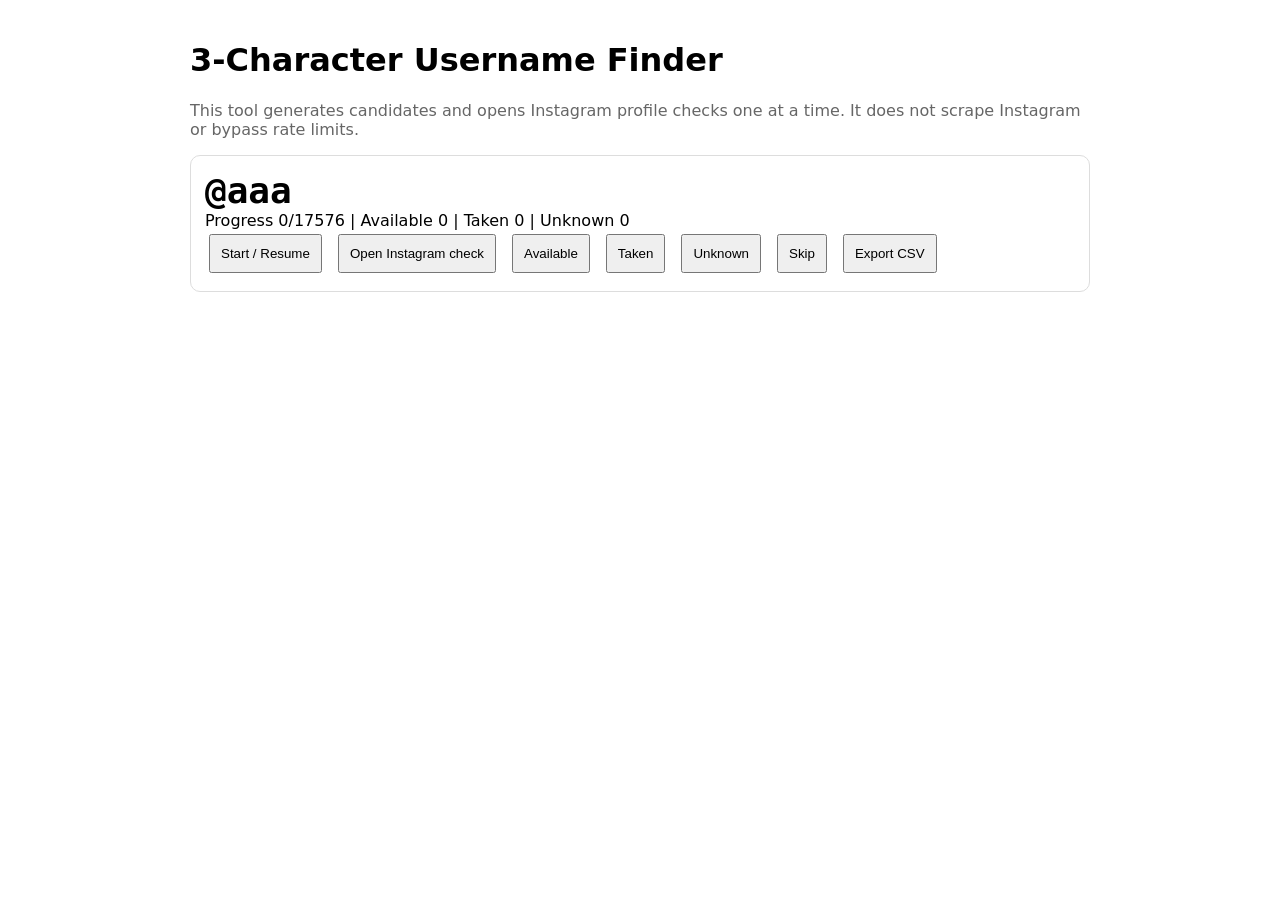
<file: tools/instagram-username-queue.html>
<!doctype html>
<html><head><meta charset="utf-8"><meta name="viewport" content="width=device-width,initial-scale=1">
<title>Instagram 3-Character Username Finder</title>
<style>
body{font:16px system-ui;max-width:900px;margin:auto;padding:20px}button{padding:10px;margin:4px}#u{font:700 36px monospace}.muted{color:#666}.row{display:flex;gap:8px;flex-wrap:wrap}.box{padding:14px;border:1px solid #ddd;border-radius:10px;margin:12px 0}.good{font-weight:700}
</style></head><body>
<h1>3-Character Username Finder</h1>
<p class="muted">This tool generates candidates and opens Instagram profile checks one at a time. It does not scrape Instagram or bypass rate limits.</p>
<div class="box"><div id="u">Ready</div><div id="stats"></div>
<div class="row">
<button onclick="start()">Start / Resume</button>
<button onclick="openIG()">Open Instagram check</button>
<button onclick="setStatus('available')">Available</button>
<button onclick="setStatus('taken')">Taken</button>
<button onclick="setStatus('unknown')">Unknown</button>
<button onclick="next()">Skip</button>
<button onclick="download()">Export CSV</button>
</div></div>
<div id="results"></div>
<script>
const chars='abcdefghijklmnopqrstuvwxyz', digits='0123456789', key='ig3safe';
let state=JSON.parse(localStorage.getItem(key)||'null')||{i:0,rows:[]};
let candidates=[];
for(const a of chars)for(const b of chars)for(const c of chars)candidates.push(a+b+c);
function current(){return candidates[state.i]}
function render(){
 let u=current();document.getElementById('u').textContent=u?'@'+u:'Finished';
 let counts={available:0,taken:0,unknown:0};state.rows.forEach(r=>counts[r.status]++);
 document.getElementById('stats').textContent='Progress '+Math.min(state.i,candidates.length)+'/'+candidates.length+' | Available '+counts.available+' | Taken '+counts.taken+' | Unknown '+counts.unknown;
 document.getElementById('results').innerHTML=state.rows.filter(r=>r.status==='available').slice(-30).reverse().map(r=>'<div>@'+r.username+' <span class="good">AVAILABLE (manual confirmation)</span></div>').join('');
 localStorage.setItem(key,JSON.stringify(state));
}
function start(){render();openIG()}
function openIG(){let u=current();if(u)window.open('https://www.instagram.com/'+u+'/', '_blank','noopener')}
function setStatus(s){let u=current();if(!u)return;state.rows=state.rows.filter(r=>r.username!==u);state.rows.push({username:u,status:s});next()}
function next(){if(state.i<candidates.length-1)state.i++;render()}
function download(){let csv='username,status\n'+state.rows.map(r=>r.username+','+r.status).join('\n');let a=document.createElement('a');a.href=URL.createObjectURL(new Blob([csv],{type:'text/csv'}));a.download='instagram_3char_results.csv';a.click()}
render();
</script></body></html>
</file>
